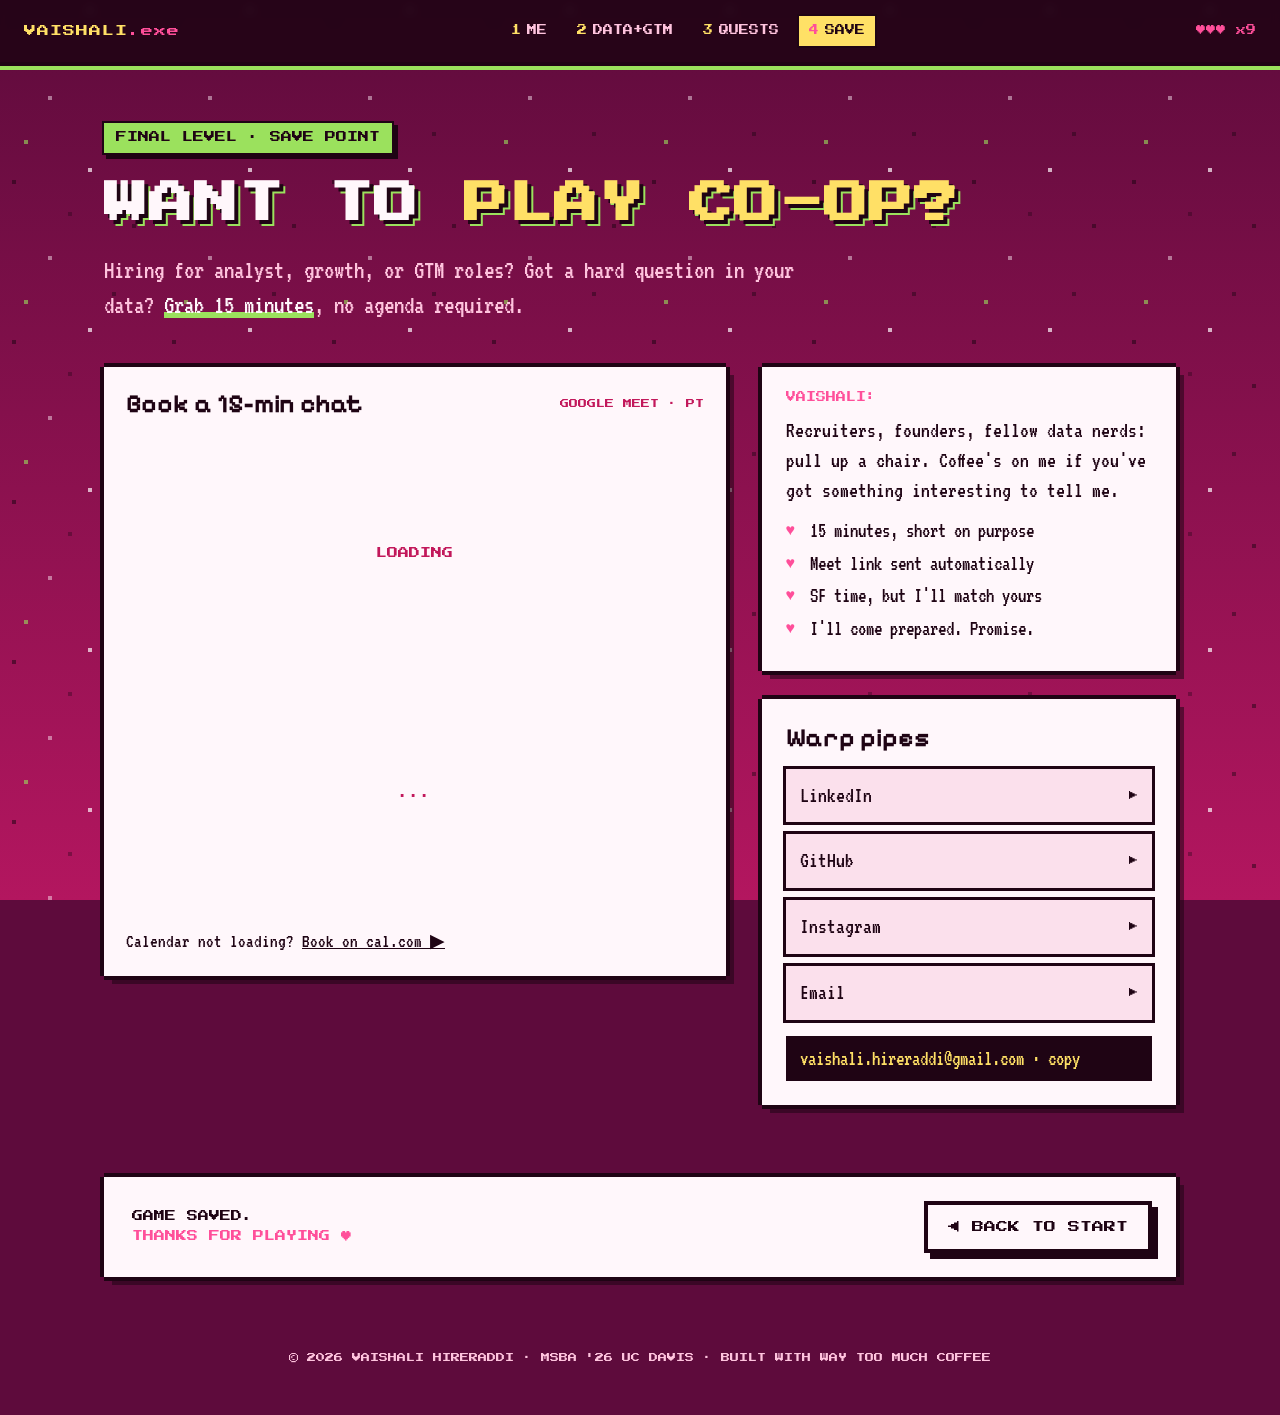
<file: contact.html>
<!doctype html>
<html lang="en">
<head>
<meta charset="utf-8">
<meta name="viewport" content="width=device-width, initial-scale=1">
<title>Vaishali Hireraddi · save point</title>
<meta name="description" content="Book a 15-minute chat with Vaishali Hireraddi.">
<link rel="preconnect" href="https://fonts.googleapis.com">
<link rel="preconnect" href="https://fonts.gstatic.com" crossorigin>
<link href="https://fonts.googleapis.com/css2?family=Press+Start+2P&family=Pixelify+Sans:wght@400..700&family=VT323&display=swap" rel="stylesheet">
<link rel="stylesheet" href="assets/style.css">
</head>
<body>

<header class="hud">
  <a class="logo" href="/">VAISHALI<span>.exe</span></a>
  <nav>
    <a href="/"><b>1</b>ME</a>
    <a href="/interests"><b>2</b>DATA+GTM</a>
    <a href="/projects"><b>3</b>QUESTS</a>
    <a href="/contact" aria-current="page"><b>4</b>SAVE</a>
  </nav>
  <span class="lives">♥♥♥ x9</span>
</header>

<main>
  <span class="level-tag">FINAL LEVEL · SAVE POINT</span>
  <h1>WANT TO <span class="hl">PLAY CO-OP?</span></h1>
  <p class="lede">Hiring for analyst, growth, or GTM roles? Got a hard question in your data? <strong>Grab 15 minutes</strong>, no agenda required.</p>

  <section class="save-grid">
    <div class="cal-box px">
      <div class="title"><h3>Book a 15-min chat</h3><span>GOOGLE MEET · PT</span></div>
      <div id="my-cal-inline"><div class="cal-loading" id="calLoading">LOADING<span class="blink">...</span></div></div>
      <p class="cal-fallback">Calendar not loading? <a href="https://cal.com/vaishali-h-zwypm5/15min" target="_blank" rel="noopener">Book on cal.com ▶</a></p>
    </div>

    <div class="side">
      <div class="dialog px">
        <div class="speaker">VAISHALI:</div>
        <p>Recruiters, founders, fellow data nerds: pull up a chair. Coffee's on me if you've got something interesting to tell me.</p>
        <ul>
          <li>15 minutes, short on purpose</li>
          <li>Meet link sent automatically</li>
          <li>SF time, but I'll match yours</li>
          <li>I'll come prepared. Promise.</li>
        </ul>
      </div>

      <div class="warp px">
        <h3>Warp pipes</h3>
        <a class="pipe" href="https://www.linkedin.com/in/vvhireraddi18" target="_blank" rel="noopener">LinkedIn <span>▶</span></a>
        <a class="pipe" href="https://github.com/Vxishxlivh" target="_blank" rel="noopener">GitHub <span>▶</span></a>
        <a class="pipe" href="https://www.instagram.com/vaishh.vh/" target="_blank" rel="noopener">Instagram <span>▶</span></a>
        <a class="pipe" href="mailto:vaishali.hireraddi@gmail.com">Email <span>▶</span></a>
        <button class="copy-email" type="button" data-email="vaishali.hireraddi@gmail.com">vaishali.hireraddi@gmail.com · copy</button>
      </div>
    </div>
  </section>

  <section class="next-level px">
    <p>GAME SAVED.<br><span>THANKS FOR PLAYING ♥</span></p>
    <a class="btn ghost" href="/">◀ BACK TO START</a>
  </section>
</main>

<footer class="credits">© 2026 VAISHALI HIRERADDI · MSBA '26 UC DAVIS · BUILT WITH WAY TOO MUCH COFFEE</footer>

<script>
  // copy email
  document.querySelector('.copy-email').addEventListener('click', function () {
    var b = this, email = b.dataset.email;
    (navigator.clipboard ? navigator.clipboard.writeText(email) : Promise.reject())
      .then(function () { b.textContent = 'COPIED! ♥'; })
      .catch(function () { window.location.href = 'mailto:' + email; })
      .finally(function () { setTimeout(function () { b.textContent = email + ' · copy'; }, 1600); });
  });
</script>

<!-- Cal.com inline embed -->
<script type="text/javascript">
  (function (C, A, L) { let p = function (a, ar) { a.q.push(ar); }; let d = C.document; C.Cal = C.Cal || function () { let cal = C.Cal; let ar = arguments; if (!cal.loaded) { cal.ns = {}; cal.q = cal.q || []; d.head.appendChild(d.createElement("script")).src = A; cal.loaded = true; } if (ar[0] === L) { const api = function () { p(api, arguments); }; const namespace = ar[1]; api.q = api.q || []; if(typeof namespace === "string"){cal.ns[namespace] = cal.ns[namespace] || api;p(cal.ns[namespace], ar);p(cal, ["initNamespace", namespace]);} else p(cal, ar); return;} p(cal, ar); }; })(window, "https://app.cal.com/embed/embed.js", "init");

  Cal("init", "intro", { origin: "https://cal.com" });
  Cal.ns.intro("inline", {
    elementOrSelector: "#my-cal-inline",
    config: { layout: "month_view", theme: "light" },
    calLink: "vaishali-h-zwypm5/15min",
  });
  Cal.ns.intro("ui", {
    cssVarsPerTheme: {
      light: {
        "cal-brand": "#ff5fa2",
        "cal-text": "#0d0820",
        "cal-text-emphasis": "#0d0820",
        "cal-text-muted": "#6b5a96",
        "cal-bg": "#fff4dc",
        "cal-bg-emphasis": "#f3e3bf",
        "cal-bg-muted": "#f3e3bf",
        "cal-border": "rgba(13, 8, 32, 0.25)",
        "cal-border-emphasis": "rgba(13, 8, 32, 0.5)",
        "cal-border-subtle": "rgba(13, 8, 32, 0.12)"
      }
    },
    hideEventTypeDetails: false,
    layout: "month_view",
  });
  setTimeout(function () { var l = document.getElementById('calLoading'); if (l) l.remove(); }, 2500);
</script>
</body>
</html>
</file>
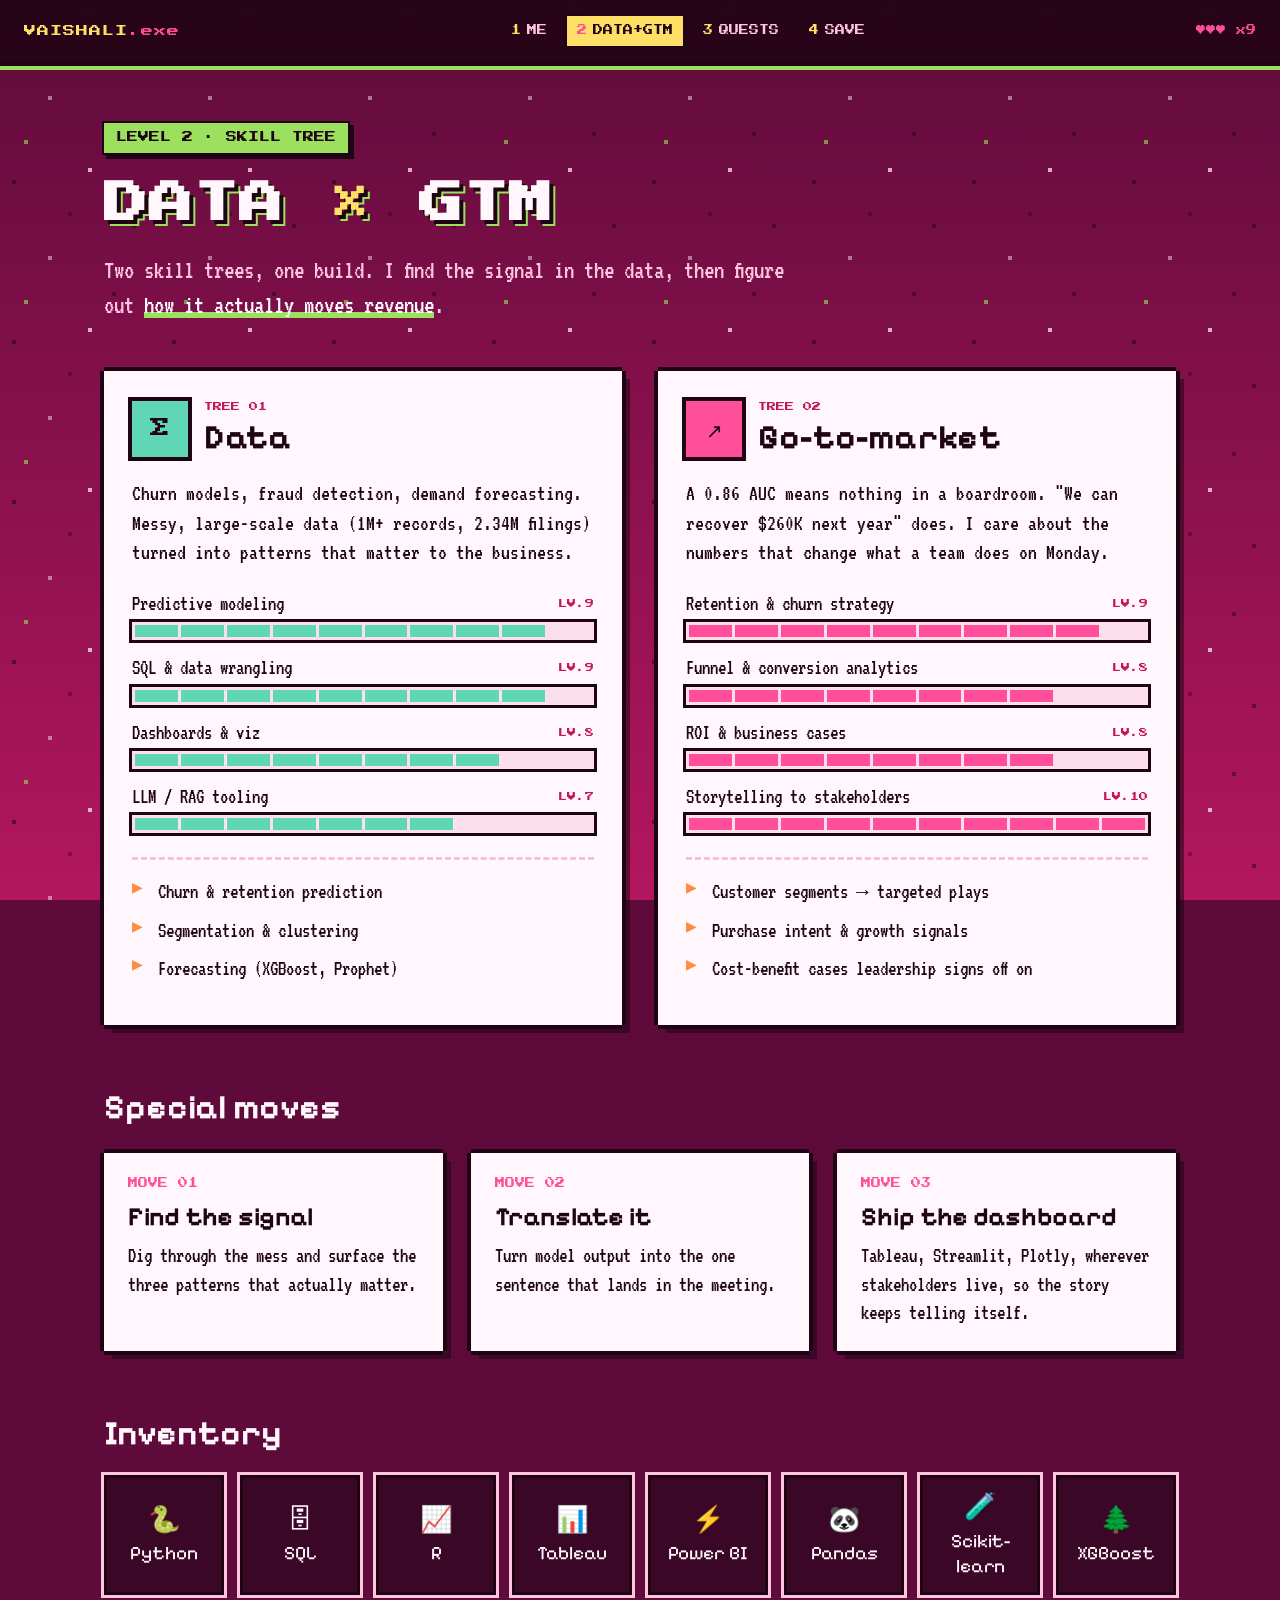
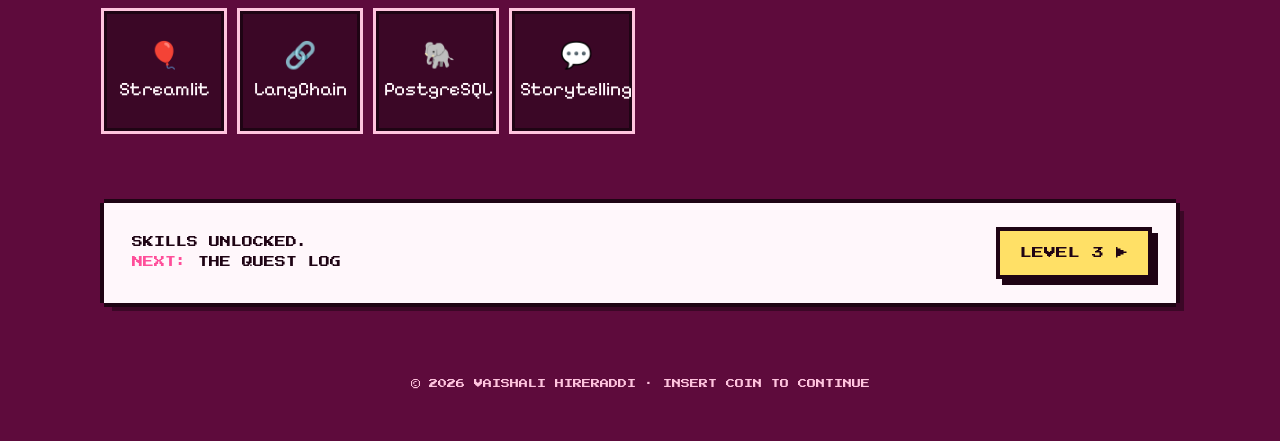
<file: interests.html>
<!doctype html>
<html lang="en">
<head>
<meta charset="utf-8">
<meta name="viewport" content="width=device-width, initial-scale=1">
<title>Vaishali Hireraddi · data + GTM</title>
<meta name="description" content="Core interests: data analytics and go-to-market.">
<link rel="preconnect" href="https://fonts.googleapis.com">
<link rel="preconnect" href="https://fonts.gstatic.com" crossorigin>
<link href="https://fonts.googleapis.com/css2?family=Press+Start+2P&family=Pixelify+Sans:wght@400..700&family=VT323&display=swap" rel="stylesheet">
<link rel="stylesheet" href="assets/style.css">
</head>
<body>

<header class="hud">
  <a class="logo" href="/">VAISHALI<span>.exe</span></a>
  <nav>
    <a href="/"><b>1</b>ME</a>
    <a href="/interests" aria-current="page"><b>2</b>DATA+GTM</a>
    <a href="/projects"><b>3</b>QUESTS</a>
    <a href="/contact"><b>4</b>SAVE</a>
  </nav>
  <span class="lives">♥♥♥ x9</span>
</header>

<main>
  <span class="level-tag">LEVEL 2 · SKILL TREE</span>
  <h1>DATA <span class="hl">×</span> GTM</h1>
  <p class="lede">Two skill trees, one build. I find the signal in the data, then figure out <strong>how it actually moves revenue</strong>.</p>

  <section class="trees">
    <article class="tree data px">
      <header>
        <div class="icon">Σ</div>
        <div><small>TREE 01</small><h2>Data</h2></div>
      </header>
      <p>Churn models, fraud detection, demand forecasting. Messy, large-scale data (1M+ records, 2.34M filings) turned into patterns that matter to the business.</p>
      <div class="bar"><label>Predictive modeling <span>LV.9</span></label><div class="track"><i class="on"></i><i class="on"></i><i class="on"></i><i class="on"></i><i class="on"></i><i class="on"></i><i class="on"></i><i class="on"></i><i class="on"></i><i></i></div></div>
      <div class="bar"><label>SQL &amp; data wrangling <span>LV.9</span></label><div class="track"><i class="on"></i><i class="on"></i><i class="on"></i><i class="on"></i><i class="on"></i><i class="on"></i><i class="on"></i><i class="on"></i><i class="on"></i><i></i></div></div>
      <div class="bar"><label>Dashboards &amp; viz <span>LV.8</span></label><div class="track"><i class="on"></i><i class="on"></i><i class="on"></i><i class="on"></i><i class="on"></i><i class="on"></i><i class="on"></i><i class="on"></i><i></i><i></i></div></div>
      <div class="bar"><label>LLM / RAG tooling <span>LV.7</span></label><div class="track"><i class="on"></i><i class="on"></i><i class="on"></i><i class="on"></i><i class="on"></i><i class="on"></i><i class="on"></i><i></i><i></i><i></i></div></div>
      <ul>
        <li>Churn &amp; retention prediction</li>
        <li>Segmentation &amp; clustering</li>
        <li>Forecasting (XGBoost, Prophet)</li>
      </ul>
    </article>

    <article class="tree gtm px">
      <header>
        <div class="icon">↗</div>
        <div><small>TREE 02</small><h2>Go-to-market</h2></div>
      </header>
      <p>A 0.86 AUC means nothing in a boardroom. "We can recover $260K next year" does. I care about the numbers that change what a team does on Monday.</p>
      <div class="bar"><label>Retention &amp; churn strategy <span>LV.9</span></label><div class="track"><i class="on"></i><i class="on"></i><i class="on"></i><i class="on"></i><i class="on"></i><i class="on"></i><i class="on"></i><i class="on"></i><i class="on"></i><i></i></div></div>
      <div class="bar"><label>Funnel &amp; conversion analytics <span>LV.8</span></label><div class="track"><i class="on"></i><i class="on"></i><i class="on"></i><i class="on"></i><i class="on"></i><i class="on"></i><i class="on"></i><i class="on"></i><i></i><i></i></div></div>
      <div class="bar"><label>ROI &amp; business cases <span>LV.8</span></label><div class="track"><i class="on"></i><i class="on"></i><i class="on"></i><i class="on"></i><i class="on"></i><i class="on"></i><i class="on"></i><i class="on"></i><i></i><i></i></div></div>
      <div class="bar"><label>Storytelling to stakeholders <span>LV.10</span></label><div class="track"><i class="on"></i><i class="on"></i><i class="on"></i><i class="on"></i><i class="on"></i><i class="on"></i><i class="on"></i><i class="on"></i><i class="on"></i><i class="on"></i></div></div>
      <ul>
        <li>Customer segments → targeted plays</li>
        <li>Purchase intent &amp; growth signals</li>
        <li>Cost-benefit cases leadership signs off on</li>
      </ul>
    </article>
  </section>

  <section class="moves">
    <h2>Special moves</h2>
    <div class="move-grid">
      <article class="move px"><span class="num">MOVE 01</span><h3>Find the signal</h3><p>Dig through the mess and surface the three patterns that actually matter.</p></article>
      <article class="move px"><span class="num">MOVE 02</span><h3>Translate it</h3><p>Turn model output into the one sentence that lands in the meeting.</p></article>
      <article class="move px"><span class="num">MOVE 03</span><h3>Ship the dashboard</h3><p>Tableau, Streamlit, Plotly, wherever stakeholders live, so the story keeps telling itself.</p></article>
    </div>
  </section>

  <section class="inventory">
    <h2>Inventory</h2>
    <div class="items">
      <div class="item"><span><em>🐍</em>Python</span></div>
      <div class="item"><span><em>🗄</em>SQL</span></div>
      <div class="item"><span><em>📈</em>R</span></div>
      <div class="item"><span><em>📊</em>Tableau</span></div>
      <div class="item"><span><em>⚡</em>Power BI</span></div>
      <div class="item"><span><em>🐼</em>Pandas</span></div>
      <div class="item"><span><em>🧪</em>Scikit-learn</span></div>
      <div class="item"><span><em>🌲</em>XGBoost</span></div>
      <div class="item"><span><em>🎈</em>Streamlit</span></div>
      <div class="item"><span><em>🔗</em>LangChain</span></div>
      <div class="item"><span><em>🐘</em>PostgreSQL</span></div>
      <div class="item"><span><em>💬</em>Storytelling</span></div>
    </div>
  </section>

  <section class="next-level px">
    <p>SKILLS UNLOCKED.<br><span>NEXT:</span> THE QUEST LOG</p>
    <a class="btn" href="/projects">LEVEL 3 ▶</a>
  </section>
</main>

<footer class="credits">© 2026 VAISHALI HIRERADDI · INSERT COIN TO CONTINUE</footer>
</body>
</html>
</file>
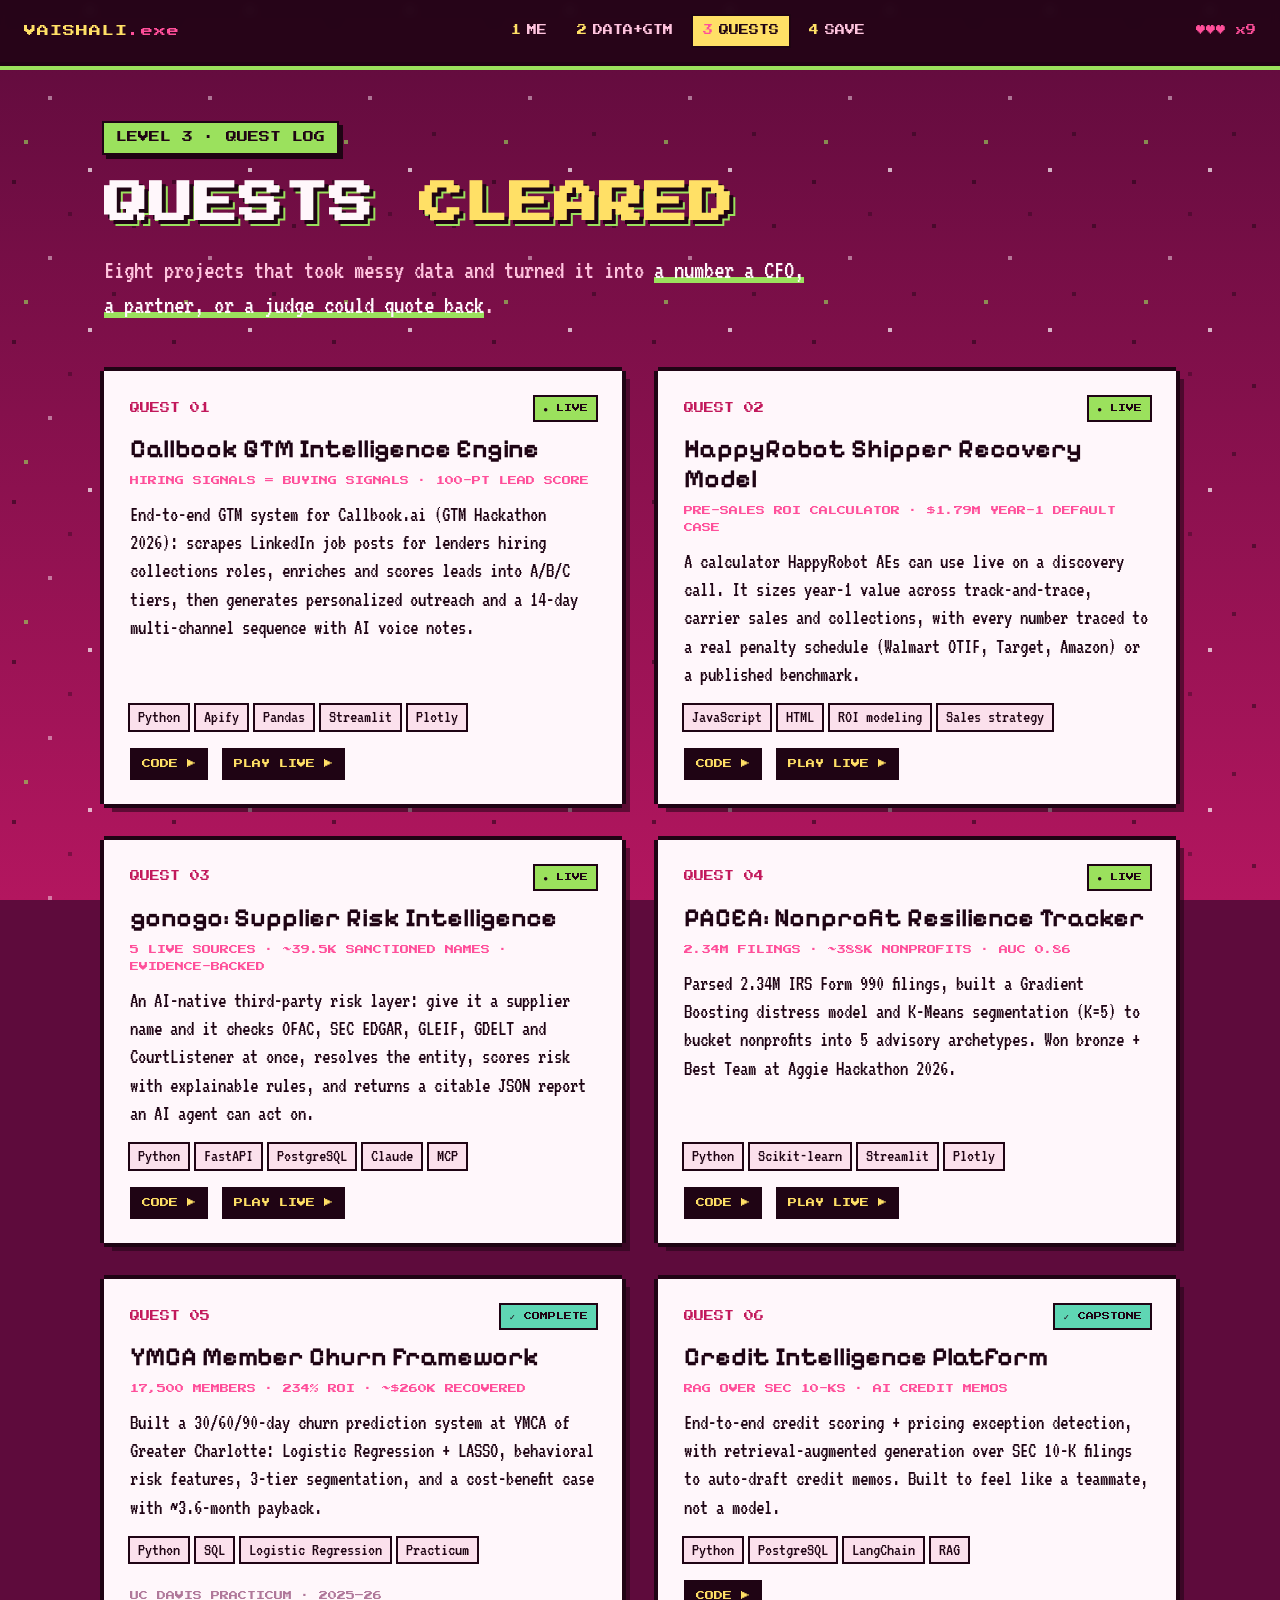
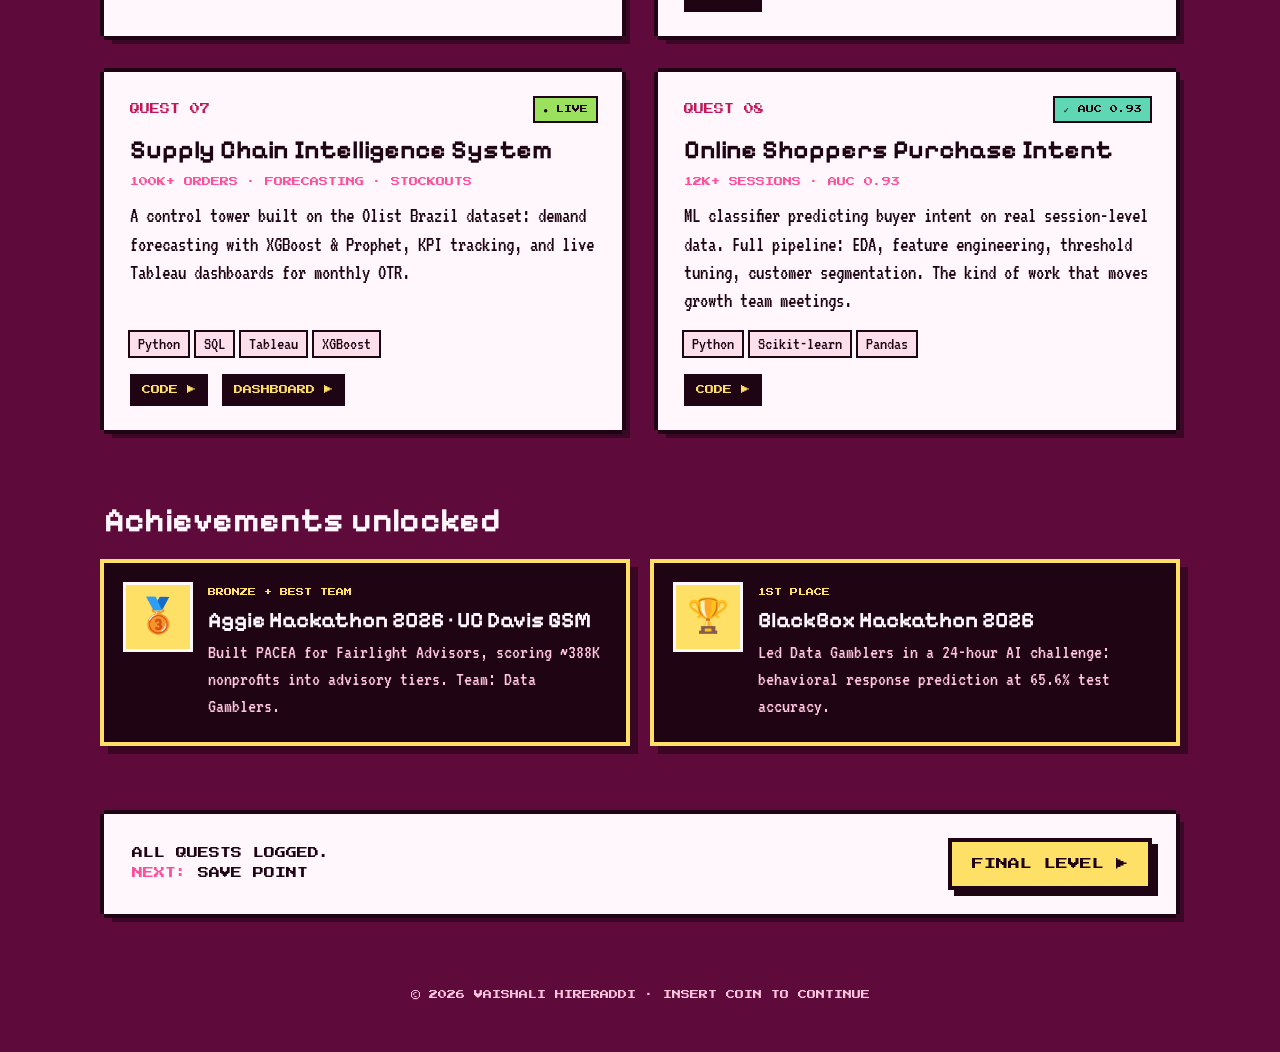
<file: projects.html>
<!doctype html>
<html lang="en">
<head>
<meta charset="utf-8">
<meta name="viewport" content="width=device-width, initial-scale=1">
<title>Vaishali Hireraddi · quest log</title>
<meta name="description" content="Selected projects: churn, credit intelligence, supply chain, nonprofit resilience.">
<link rel="preconnect" href="https://fonts.googleapis.com">
<link rel="preconnect" href="https://fonts.gstatic.com" crossorigin>
<link href="https://fonts.googleapis.com/css2?family=Press+Start+2P&family=Pixelify+Sans:wght@400..700&family=VT323&display=swap" rel="stylesheet">
<link rel="stylesheet" href="assets/style.css">
</head>
<body>

<header class="hud">
  <a class="logo" href="/">VAISHALI<span>.exe</span></a>
  <nav>
    <a href="/"><b>1</b>ME</a>
    <a href="/interests"><b>2</b>DATA+GTM</a>
    <a href="/projects" aria-current="page"><b>3</b>QUESTS</a>
    <a href="/contact"><b>4</b>SAVE</a>
  </nav>
  <span class="lives">♥♥♥ x9</span>
</header>

<main>
  <span class="level-tag">LEVEL 3 · QUEST LOG</span>
  <h1>QUESTS <span class="hl">CLEARED</span></h1>
  <p class="lede">Eight projects that took messy data and turned it into <strong>a number a CFO, a partner, or a judge could quote back</strong>.</p>

  <section class="quests">
    <article class="quest px">
      <div class="top"><span class="qno">QUEST 01</span><span class="status live">● LIVE</span></div>
      <h3>Callbook GTM Intelligence Engine</h3>
      <div class="loot">HIRING SIGNALS = BUYING SIGNALS · 100-PT LEAD SCORE</div>
      <p>End-to-end GTM system for Callbook.ai (GTM Hackathon 2026): scrapes LinkedIn job posts for lenders hiring collections roles, enriches and scores leads into A/B/C tiers, then generates personalized outreach and a 14-day multi-channel sequence with AI voice notes.</p>
      <div class="tags"><span>Python</span><span>Apify</span><span>Pandas</span><span>Streamlit</span><span>Plotly</span></div>
      <div class="links">
        <a href="https://github.com/Vxishxlivh/callbook-gtm-engine" target="_blank" rel="noopener">CODE ▶</a>
        <a href="https://callbook-gtm-engine.streamlit.app/" target="_blank" rel="noopener">PLAY LIVE ▶</a>
      </div>
    </article>

    <article class="quest px">
      <div class="top"><span class="qno">QUEST 02</span><span class="status live">● LIVE</span></div>
      <h3>HappyRobot Shipper Recovery Model</h3>
      <div class="loot">PRE-SALES ROI CALCULATOR · $1.79M YEAR-1 DEFAULT CASE</div>
      <p>A calculator HappyRobot AEs can use live on a discovery call. It sizes year-1 value across track-and-trace, carrier sales and collections, with every number traced to a real penalty schedule (Walmart OTIF, Target, Amazon) or a published benchmark.</p>
      <div class="tags"><span>JavaScript</span><span>HTML</span><span>ROI modeling</span><span>Sales strategy</span></div>
      <div class="links">
        <a href="https://github.com/Vxishxlivh/happyrobot-shipper-recovery-model" target="_blank" rel="noopener">CODE ▶</a>
        <a href="https://vxishxlivh.github.io/happyrobot-shipper-recovery-model/" target="_blank" rel="noopener">PLAY LIVE ▶</a>
      </div>
    </article>

    <article class="quest px">
      <div class="top"><span class="qno">QUEST 03</span><span class="status live">● LIVE</span></div>
      <h3>gonogo: Supplier Risk Intelligence</h3>
      <div class="loot">5 LIVE SOURCES · ~39.5K SANCTIONED NAMES · EVIDENCE-BACKED</div>
      <p>An AI-native third-party risk layer: give it a supplier name and it checks OFAC, SEC EDGAR, GLEIF, GDELT and CourtListener at once, resolves the entity, scores risk with explainable rules, and returns a citable JSON report an AI agent can act on.</p>
      <div class="tags"><span>Python</span><span>FastAPI</span><span>PostgreSQL</span><span>Claude</span><span>MCP</span></div>
      <div class="links">
        <a href="https://github.com/Vxishxlivh/gonogo" target="_blank" rel="noopener">CODE ▶</a>
        <a href="https://supplier-intelligence-api-1062146216736.us-central1.run.app" target="_blank" rel="noopener">PLAY LIVE ▶</a>
      </div>
    </article>
    <article class="quest px">
      <div class="top"><span class="qno">QUEST 04</span><span class="status live">● LIVE</span></div>
      <h3>PACEA: Nonprofit Resilience Tracker</h3>
      <div class="loot">2.34M FILINGS · ~388K NONPROFITS · AUC 0.86</div>
      <p>Parsed 2.34M IRS Form 990 filings, built a Gradient Boosting distress model and K-Means segmentation (K=5) to bucket nonprofits into 5 advisory archetypes. Won bronze + Best Team at Aggie Hackathon 2026.</p>
      <div class="tags"><span>Python</span><span>Scikit-learn</span><span>Streamlit</span><span>Plotly</span></div>
      <div class="links">
        <a href="https://github.com/Prakharanand000/PACEA-NonProfit-Resilience-Tracker-UCDavis-Aggie-Hackathon-2026" target="_blank" rel="noopener">CODE ▶</a>
        <a href="https://pacea-nonprofit-resilience-tracker.streamlit.app/" target="_blank" rel="noopener">PLAY LIVE ▶</a>
      </div>
    </article>

    <article class="quest px">
      <div class="top"><span class="qno">QUEST 05</span><span class="status done">✓ COMPLETE</span></div>
      <h3>YMCA Member Churn Framework</h3>
      <div class="loot">17,500 MEMBERS · 234% ROI · ~$260K RECOVERED</div>
      <p>Built a 30/60/90-day churn prediction system at YMCA of Greater Charlotte: Logistic Regression + LASSO, behavioral risk features, 3-tier segmentation, and a cost-benefit case with ~3.6-month payback.</p>
      <div class="tags"><span>Python</span><span>SQL</span><span>Logistic Regression</span><span>Practicum</span></div>
      <div class="links"><em>UC DAVIS PRACTICUM · 2025–26</em></div>
    </article>

    <article class="quest px">
      <div class="top"><span class="qno">QUEST 06</span><span class="status done">✓ CAPSTONE</span></div>
      <h3>Credit Intelligence Platform</h3>
      <div class="loot">RAG OVER SEC 10-KS · AI CREDIT MEMOS</div>
      <p>End-to-end credit scoring + pricing exception detection, with retrieval-augmented generation over SEC 10-K filings to auto-draft credit memos. Built to feel like a teammate, not a model.</p>
      <div class="tags"><span>Python</span><span>PostgreSQL</span><span>LangChain</span><span>RAG</span></div>
      <div class="links"><a href="https://github.com/Vxishxlivh/credit-intelligence-platform" target="_blank" rel="noopener">CODE ▶</a></div>
    </article>

    <article class="quest px">
      <div class="top"><span class="qno">QUEST 07</span><span class="status live">● LIVE</span></div>
      <h3>Supply Chain Intelligence System</h3>
      <div class="loot">100K+ ORDERS · FORECASTING · STOCKOUTS</div>
      <p>A control tower built on the Olist Brazil dataset: demand forecasting with XGBoost &amp; Prophet, KPI tracking, and live Tableau dashboards for monthly OTR.</p>
      <div class="tags"><span>Python</span><span>SQL</span><span>Tableau</span><span>XGBoost</span></div>
      <div class="links">
        <a href="https://github.com/Vxishxlivh/supply-chain-intelligence-system" target="_blank" rel="noopener">CODE ▶</a>
        <a href="https://public.tableau.com/app/profile/vaishali.hireraddi/viz/Supply-Chain-Intelligence-System/MonthlyOTR" target="_blank" rel="noopener">DASHBOARD ▶</a>
      </div>
    </article>

    <article class="quest px">
      <div class="top"><span class="qno">QUEST 08</span><span class="status done">✓ AUC 0.93</span></div>
      <h3>Online Shoppers Purchase Intent</h3>
      <div class="loot">12K+ SESSIONS · AUC 0.93</div>
      <p>ML classifier predicting buyer intent on real session-level data. Full pipeline: EDA, feature engineering, threshold tuning, customer segmentation. The kind of work that moves growth team meetings.</p>
      <div class="tags"><span>Python</span><span>Scikit-learn</span><span>Pandas</span></div>
      <div class="links"><a href="https://github.com/Vxishxlivh/online-shoppers-purchase-prediction" target="_blank" rel="noopener">CODE ▶</a></div>
    </article>

  </section>

  <section class="achievements">
    <h2>Achievements unlocked</h2>
    <div class="ach-row">
      <article class="ach">
        <div class="trophy">🥉</div>
        <div><small>BRONZE + BEST TEAM</small><h3>Aggie Hackathon 2026 · UC Davis GSM</h3><p>Built PACEA for Fairlight Advisors, scoring ~388K nonprofits into advisory tiers. Team: Data Gamblers.</p></div>
      </article>
      <article class="ach">
        <div class="trophy">🏆</div>
        <div><small>1ST PLACE</small><h3>BlackBox Hackathon 2026</h3><p>Led Data Gamblers in a 24-hour AI challenge: behavioral response prediction at 65.6% test accuracy.</p></div>
      </article>
    </div>
  </section>

  <section class="next-level px">
    <p>ALL QUESTS LOGGED.<br><span>NEXT:</span> SAVE POINT</p>
    <a class="btn" href="/contact">FINAL LEVEL ▶</a>
  </section>
</main>

<footer class="credits">© 2026 VAISHALI HIRERADDI · INSERT COIN TO CONTINUE</footer>
</body>
</html>
</file>
<file: assets/style.css>
/* ============================================================
   VAISHALI.EXE — pixel-art portfolio
   Shared styles for all 4 pages
   ============================================================ */

:root {
  --sky:      #5e0b3c;   /* page background */
  --sky-2:    #b3165f;
  --ink:      #1f0414;   /* outlines */
  --paper:    #fff7fb;   /* card surface */
  --paper-2:  #fbe0ec;
  --text:     #fff7fb;
  --muted:    #ffc4de;
  --pink:     #ff4f9a;
  --yellow:   #ffe066;
  --green:    #9be15d;
  --cyan:     #5fd6b4;
  --orange:   #ff8c42;
  --px: 4px;                 /* one "pixel" */
  --font-title: "Press Start 2P", monospace;
  --font-head:  "Pixelify Sans", "Press Start 2P", monospace;
  --font-body:  "VT323", monospace;
}

@view-transition { navigation: auto; }
::view-transition-old(root) { animation: px-out .25s steps(5) both; }
::view-transition-new(root) { animation: px-in .3s steps(6) both; }
@keyframes px-out { to { opacity: 0; filter: blur(2px); } }
@keyframes px-in  { from { opacity: 0; transform: translateY(8px); } }

* { box-sizing: border-box; margin: 0; padding: 0; }
html { scroll-behavior: smooth; }
body {
  min-height: 100vh;
  background-color: var(--sky);
  background-image:
    url("data:image/svg+xml,%3Csvg xmlns='http://www.w3.org/2000/svg' width='160' height='160' shape-rendering='crispEdges'%3E%3Crect x='12' y='20' width='4' height='4' fill='%231f0414' opacity='.55'/%3E%3Crect x='88' y='8' width='4' height='4' fill='%23fff7fb' opacity='.7'/%3E%3Crect x='132' y='64' width='4' height='4' fill='%231f0414' opacity='.5'/%3E%3Crect x='48' y='96' width='4' height='4' fill='%23fff7fb' opacity='.45'/%3E%3Crect x='112' y='132' width='4' height='4' fill='%231f0414' opacity='.45'/%3E%3Crect x='24' y='140' width='4' height='4' fill='%239be15d' opacity='.6'/%3E%3Crect x='68' y='52' width='4' height='4' fill='%231f0414' opacity='.35'/%3E%3C/svg%3E"),
    linear-gradient(180deg, var(--sky) 0%, var(--sky-2) 100%);
  background-attachment: fixed;
  color: var(--text);
  font-family: var(--font-body);
  font-size: 22px;
  line-height: 1.35;
  -webkit-font-smoothing: none;
}

a { color: inherit; }
img { display: block; max-width: 100%; }
::selection { background: var(--pink); color: var(--ink); }

/* ---------- pixel frame utility ----------
   notched corners + hard drop shadow, the classic 8-bit box */
.px {
  position: relative;
  background: var(--paper);
  color: var(--ink);
  box-shadow:
    0 calc(var(--px) * -1) 0 0 var(--ink),
    0 var(--px) 0 0 var(--ink),
    calc(var(--px) * -1) 0 0 0 var(--ink),
    var(--px) 0 0 0 var(--ink),
    calc(var(--px) * 2) calc(var(--px) * 2) 0 0 rgba(31, 4, 20, .55);
}

/* ---------- top HUD ---------- */
.hud {
  position: sticky; top: 0; z-index: 50;
  display: flex; align-items: center; justify-content: space-between; gap: 16px;
  padding: 14px 24px;
  background: rgba(31, 4, 20, .88);
  border-bottom: var(--px) solid var(--ink);
  box-shadow: 0 var(--px) 0 0 var(--green);
  backdrop-filter: blur(4px);
}
.hud .logo {
  font-family: var(--font-title); font-size: 12px; text-decoration: none;
  color: var(--yellow); letter-spacing: 1px; white-space: nowrap;
}
.hud .logo span { color: var(--pink); }
.hud nav { display: flex; gap: 6px; flex-wrap: wrap; justify-content: flex-end; }
.hud nav a {
  font-family: var(--font-title); font-size: 10px; text-decoration: none;
  padding: 8px 10px; color: var(--muted);
  border: 2px solid transparent;
}
.hud nav a b { color: var(--yellow); font-weight: normal; margin-right: 6px; }
.hud nav a:hover { color: var(--text); border-color: var(--muted); }
.hud nav a[aria-current="page"] { color: var(--ink); background: var(--yellow); border-color: var(--ink); }
.hud nav a[aria-current="page"] b { color: var(--pink); }
.hud .lives { font-family: var(--font-title); font-size: 10px; color: var(--pink); white-space: nowrap; }

/* ---------- layout ---------- */
main { max-width: 1120px; margin: 0 auto; padding: 56px 24px 40px; }

.level-tag {
  display: inline-block;
  font-family: var(--font-title); font-size: 11px;
  color: var(--ink); background: var(--green);
  padding: 8px 12px; margin-bottom: 22px;
  box-shadow: 0 0 0 2px var(--ink), 4px 4px 0 2px var(--ink);
}
h1 {
  font-family: var(--font-title);
  font-size: clamp(22px, 4.4vw, 44px);
  line-height: 1.35; letter-spacing: 1px;
  text-shadow: 4px 4px 0 var(--ink), 6px 6px 0 var(--green);
  margin-bottom: 18px;
}
h1 .hl { color: var(--yellow); }
h2 { font-family: var(--font-head); font-weight: 700; font-size: 34px; line-height: 1.1; }
h3 { font-family: var(--font-head); font-weight: 700; font-size: 26px; line-height: 1.15; }
.lede { font-size: 26px; color: var(--muted); max-width: 700px; }
.lede strong { color: var(--text); font-weight: normal; background: linear-gradient(transparent 78%, var(--green) 0); }

.blink { animation: blink 1s steps(1) infinite; }
@keyframes blink { 50% { opacity: 0; } }

/* ---------- buttons ---------- */
.btn {
  display: inline-flex; align-items: center; gap: 10px;
  font-family: var(--font-title); font-size: 12px; line-height: 1;
  text-decoration: none; color: var(--ink); background: var(--yellow);
  padding: 16px 20px; border: 0; cursor: pointer;
  box-shadow: 0 0 0 var(--px) var(--ink), 6px 6px 0 var(--px) var(--ink);
  transition: transform .08s steps(2), box-shadow .08s steps(2);
}
.btn:hover  { transform: translate(-2px, -2px); box-shadow: 0 0 0 var(--px) var(--ink), 8px 8px 0 var(--px) var(--ink); }
.btn:active { transform: translate(4px, 4px);  box-shadow: 0 0 0 var(--px) var(--ink), 2px 2px 0 var(--px) var(--ink); }
.btn.pink  { background: var(--pink); }
.btn.cyan  { background: var(--cyan); }
.btn.ghost { background: var(--paper); }

/* next-level footer on every page */
.next-level {
  margin-top: 72px; padding: 28px;
  display: flex; align-items: center; justify-content: space-between; gap: 20px; flex-wrap: wrap;
}
.next-level p { font-family: var(--font-title); font-size: 11px; line-height: 1.8; }
.next-level p span { color: var(--pink); }

footer.credits {
  text-align: center; padding: 32px 24px 48px;
  font-family: var(--font-title); font-size: 9px; color: var(--muted); line-height: 2;
}

/* ============================================================
   PAGE 1 — character select
   ============================================================ */
.select-head { text-align: center; margin-bottom: 44px; }
.select-head .lede { margin: 0 auto; }

.roster {
  display: grid;
  grid-template-columns: repeat(3, 1fr);
  gap: 28px;
  max-width: 760px;
  margin: 0 auto;
}
.slot {
  padding: 10px 10px 0;
  transition: transform .1s steps(2);
  cursor: default;
}
.slot:hover { transform: translateY(-6px); }
.slot .frame {
  position: relative;
  aspect-ratio: 1 / 1;
  overflow: hidden;
  background:
    repeating-conic-gradient(var(--paper-2) 0 25%, var(--paper) 0 50%) 0 0 / 16px 16px;
  outline: var(--px) solid var(--ink);
}
.slot .frame img { position: absolute; inset: 0; width: 100%; height: 100%; object-fit: cover; z-index: 1; }
.slot .frame .empty {
  position: absolute; inset: 0;
  display: grid; place-items: center; text-align: center;
  font-family: var(--font-title); font-size: 10px; color: #d9a3bb; line-height: 1.8;
}
.slot .frame .empty i {
  display: block; font-style: normal; font-size: 22px; color: #e8b9cd; margin-bottom: 4px;
}
.slot .name {
  display: flex; justify-content: space-between; align-items: center;
  font-family: var(--font-head); font-weight: 600; font-size: 20px;
  padding: 10px 2px 10px;
}
.slot .name small { font-family: var(--font-title); font-size: 8px; color: #b0789a; }
.slot .badge {
  position: absolute; top: -12px; left: 50%; transform: translateX(-50%);
  font-family: var(--font-title); font-size: 8px;
  background: var(--pink); color: var(--ink); padding: 6px 8px;
  box-shadow: 0 0 0 2px var(--ink);
  opacity: 0; transition: opacity .1s steps(1); z-index: 3; white-space: nowrap;
}
.slot:hover .badge { opacity: 1; }
.slot:nth-child(3n+1):hover { box-shadow: 0 -4px 0 0 var(--ink), 0 4px 0 0 var(--ink), -4px 0 0 0 var(--ink), 4px 0 0 0 var(--ink), 8px 8px 0 0 var(--pink); }
.slot:nth-child(3n+2):hover { box-shadow: 0 -4px 0 0 var(--ink), 0 4px 0 0 var(--ink), -4px 0 0 0 var(--ink), 4px 0 0 0 var(--ink), 8px 8px 0 0 var(--cyan); }
.slot:nth-child(3n):hover   { box-shadow: 0 -4px 0 0 var(--ink), 0 4px 0 0 var(--ink), -4px 0 0 0 var(--ink), 4px 0 0 0 var(--ink), 8px 8px 0 0 var(--yellow); }

.player-card {
  max-width: 760px; margin: 48px auto 0; padding: 26px 28px;
  display: grid; grid-template-columns: 1fr auto; gap: 18px 28px; align-items: center;
}
.player-card .stats { display: flex; flex-wrap: wrap; gap: 8px 22px; font-size: 21px; }
.player-card .stats b { font-family: var(--font-title); font-size: 9px; color: #c2185b; margin-right: 6px; font-weight: normal; }
.player-card p { font-size: 23px; grid-column: 1 / -1; }

.press-start { text-align: center; margin-top: 52px; }
.press-start .hint { display: block; margin-top: 18px; font-family: var(--font-title); font-size: 9px; color: var(--muted); }

/* ============================================================
   PAGE 2 — core interests (data + GTM)
   ============================================================ */
.trees { display: grid; grid-template-columns: 1fr 1fr; gap: 36px; margin-top: 48px; }
.tree { padding: 30px 28px 32px; }
.tree header { display: flex; align-items: center; gap: 16px; margin-bottom: 22px; }
.tree .icon {
  width: 56px; height: 56px; flex: none; display: grid; place-items: center;
  font-family: var(--font-title); font-size: 20px; color: var(--ink);
  box-shadow: 0 0 0 var(--px) var(--ink);
}
.tree.data .icon { background: var(--cyan); }
.tree.gtm  .icon { background: var(--pink); }
.tree header small { display: block; font-family: var(--font-title); font-size: 9px; color: #c2185b; margin-bottom: 6px; }
.tree > p { font-size: 22px; margin-bottom: 22px; }

.bar { margin-bottom: 14px; }
.bar label { display: flex; justify-content: space-between; font-size: 21px; }
.bar label span { font-family: var(--font-title); font-size: 9px; align-self: center; color: #c2185b; }
.bar .track {
  height: 18px; margin-top: 4px; background: var(--paper-2);
  box-shadow: 0 0 0 3px var(--ink);
  display: flex; gap: 3px; padding: 3px;
}
.bar .track i { flex: 1; background: transparent; }
.tree.data .bar .track i.on { background: var(--cyan); }
.tree.gtm  .bar .track i.on { background: var(--pink); }

.tree ul { list-style: none; margin-top: 24px; border-top: 3px dashed #f0c4d6; padding-top: 18px; }
.tree li { padding-left: 26px; position: relative; margin-bottom: 10px; font-size: 21px; }
.tree li::before { content: "▶"; position: absolute; left: 0; top: 1px; font-size: 14px; color: var(--orange); }

.moves { margin-top: 64px; }
.moves > h2 { margin-bottom: 26px; }
.move-grid { display: grid; grid-template-columns: repeat(3, 1fr); gap: 28px; }
.move { padding: 24px; }
.move .num { font-family: var(--font-title); font-size: 10px; color: var(--pink); margin-bottom: 12px; display: block; }
.move h3 { margin-bottom: 10px; }
.move p { font-size: 21px; }

.inventory { margin-top: 64px; }
.inventory h2 { margin-bottom: 22px; }
.items { display: grid; grid-template-columns: repeat(auto-fill, minmax(118px, 1fr)); gap: 16px; }
.item {
  aspect-ratio: 1 / 1; display: grid; place-items: center; text-align: center;
  background: rgba(31,4,20,.55); color: var(--text);
  box-shadow: 0 0 0 3px var(--muted), inset 0 0 0 3px var(--ink);
  font-family: var(--font-head); font-size: 19px; padding: 8px;
  transition: transform .08s steps(2);
}
.item:hover { transform: scale(1.06); box-shadow: 0 0 0 3px var(--yellow), inset 0 0 0 3px var(--ink); color: var(--yellow); }
.item em { display: block; font-style: normal; font-size: 26px; margin-bottom: 4px; }

/* ============================================================
   PAGE 3 — quest log (projects)
   ============================================================ */
.quests { display: grid; grid-template-columns: repeat(2, 1fr); gap: 36px; margin-top: 48px; }
.quest { padding: 26px 26px 24px; display: flex; flex-direction: column; }
.quest .top { display: flex; justify-content: space-between; align-items: center; margin-bottom: 14px; gap: 10px; }
.quest .qno { font-family: var(--font-title); font-size: 10px; color: #c2185b; }
.quest .status {
  font-family: var(--font-title); font-size: 8px; padding: 6px 8px; color: var(--ink);
  box-shadow: 0 0 0 2px var(--ink);
}
.status.live   { background: var(--green); }
.status.done   { background: var(--cyan); }
.status.active { background: var(--yellow); }
.quest h3 { margin-bottom: 8px; }
.quest .loot { font-family: var(--font-title); font-size: 9px; line-height: 1.9; color: var(--pink); margin-bottom: 12px; }
.quest p { font-size: 21px; flex: 1; }
.quest .tags { display: flex; flex-wrap: wrap; gap: 8px; margin: 16px 0 18px; }
.quest .tags span { font-size: 18px; padding: 0 8px; background: var(--paper-2); box-shadow: 0 0 0 2px var(--ink); }
.quest .links { display: flex; gap: 14px; flex-wrap: wrap; }
.quest .links a {
  font-family: var(--font-title); font-size: 9px; text-decoration: none;
  padding: 10px 12px; background: var(--ink); color: var(--yellow);
}
.quest .links a:hover { background: var(--pink); color: var(--ink); }
.quest .links em { font-family: var(--font-title); font-size: 9px; font-style: normal; color: #b0789a; padding: 10px 0; }

.achievements { margin-top: 72px; }
.achievements h2 { margin-bottom: 24px; }
.ach-row { display: grid; grid-template-columns: 1fr 1fr; gap: 28px; }
.ach { display: grid; grid-template-columns: 64px 1fr; gap: 18px; padding: 22px; background: var(--ink); color: var(--text);
  box-shadow: 0 0 0 var(--px) var(--yellow), 8px 8px 0 var(--px) rgba(0,0,0,.4); }
.ach .trophy { width: 64px; height: 64px; display: grid; place-items: center; font-size: 34px; background: var(--yellow); box-shadow: 0 0 0 3px var(--paper); }
.ach small { font-family: var(--font-title); font-size: 8px; color: var(--yellow); display: block; margin-bottom: 8px; line-height: 1.8; }
.ach h3 { font-size: 22px; margin-bottom: 6px; }
.ach p { font-size: 20px; color: var(--muted); }

/* ============================================================
   PAGE 4 — save point (contact)
   ============================================================ */
.save-grid { display: grid; grid-template-columns: 1.5fr 1fr; gap: 36px; margin-top: 44px; align-items: start; }
.save-grid > * { min-width: 0; }
.cal-box { padding: 22px; min-height: 560px; }
.cal-box .title { display: flex; justify-content: space-between; align-items: center; margin-bottom: 16px; gap: 12px; flex-wrap: wrap; }
.cal-box .title span { font-family: var(--font-title); font-size: 9px; color: #c2185b; }
#my-cal-inline { width: 100%; min-height: 480px; overflow: auto; position: relative; }
.cal-loading {
  position: absolute; inset: 0; display: grid; place-items: center;
  font-family: var(--font-title); font-size: 11px; color: #c2185b; pointer-events: none;
}
.cal-fallback { margin-top: 14px; font-size: 19px; }

.side { display: grid; gap: 28px; }
.dialog { padding: 24px; }
.dialog .speaker { font-family: var(--font-title); font-size: 10px; color: var(--pink); margin-bottom: 12px; }
.dialog p { font-size: 22px; }
.dialog ul { list-style: none; margin-top: 12px; }
.dialog li { font-size: 21px; padding-left: 24px; position: relative; margin-bottom: 4px; }
.dialog li::before { content: "♥"; position: absolute; left: 0; color: var(--pink); font-size: 16px; top: 3px; }

.warp { padding: 24px; }
.warp h3 { margin-bottom: 16px; }
.warp a.pipe {
  display: flex; justify-content: space-between; align-items: center;
  text-decoration: none; padding: 12px 14px; margin-bottom: 12px;
  font-size: 22px; background: var(--paper-2);
  box-shadow: 0 0 0 3px var(--ink);
  transition: transform .08s steps(2);
}
.warp a.pipe:hover { background: var(--green); transform: translateX(4px); }
.warp a.pipe span { font-family: var(--font-title); font-size: 9px; }
.copy-email {
  width: 100%; margin-top: 4px; font-family: var(--font-body); font-size: 21px; text-align: left;
  padding: 12px 14px; border: 0; cursor: pointer; background: var(--ink); color: var(--yellow);
}
.copy-email:hover { background: var(--pink); color: var(--ink); }

/* ---------- responsive ---------- */
@media (max-width: 860px) {
  .trees, .quests, .ach-row, .save-grid { grid-template-columns: minmax(0, 1fr); }
  .copy-email { overflow-wrap: anywhere; }
  .move-grid { grid-template-columns: 1fr; }
  .player-card { grid-template-columns: 1fr; }
}
@media (max-width: 640px) {
  body { font-size: 20px; }
  .hud { padding: 10px 16px; flex-wrap: wrap; }
  .hud .lives { display: none; }
  .hud nav a { font-size: 8px; padding: 6px 7px; }
  .hud nav a b { margin-right: 3px; }
  main { padding: 36px 16px 32px; }
  .roster { gap: 16px; }
  .slot { padding: 6px 6px 0; }
  .slot .name { font-size: 15px; padding: 6px 0 8px; }
  .slot .name small { display: none; }
  .slot .frame .empty { font-size: 7px; }
  .slot .frame .empty i { font-size: 16px; }
  .cal-box { padding: 14px; }
}
@media (max-width: 420px) {
  .hud nav a b { display: none; }
}

@media (prefers-reduced-motion: reduce) {
  *, ::view-transition-old(root), ::view-transition-new(root) { animation: none !important; transition: none !important; }
}

/* hover video on character slots */
.slot .frame video {
  position: absolute; inset: 0; width: 100%; height: 100%; object-fit: cover;
  z-index: 2; opacity: 0; transition: opacity .15s steps(3);
}
.slot.is-playing .frame video { opacity: 1; }
.slot.is-playing .badge { opacity: 1; }
</file>
